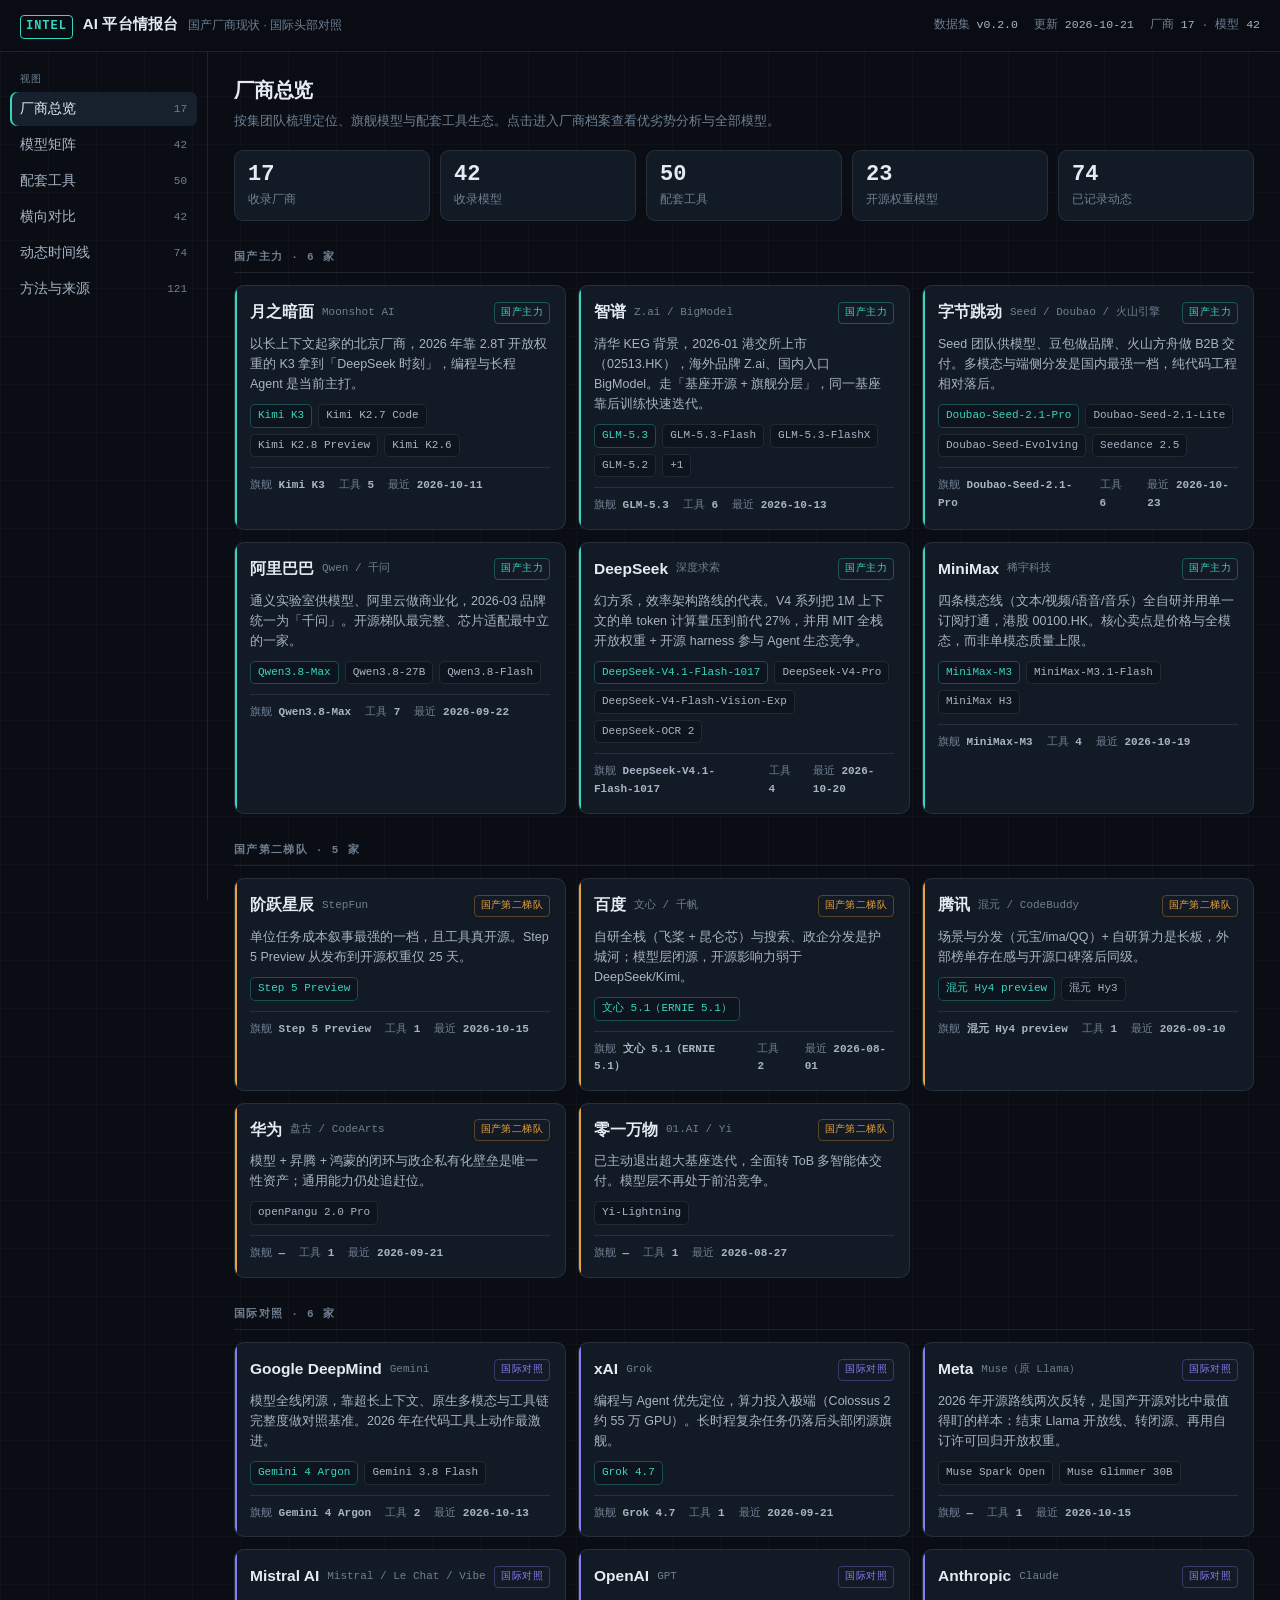
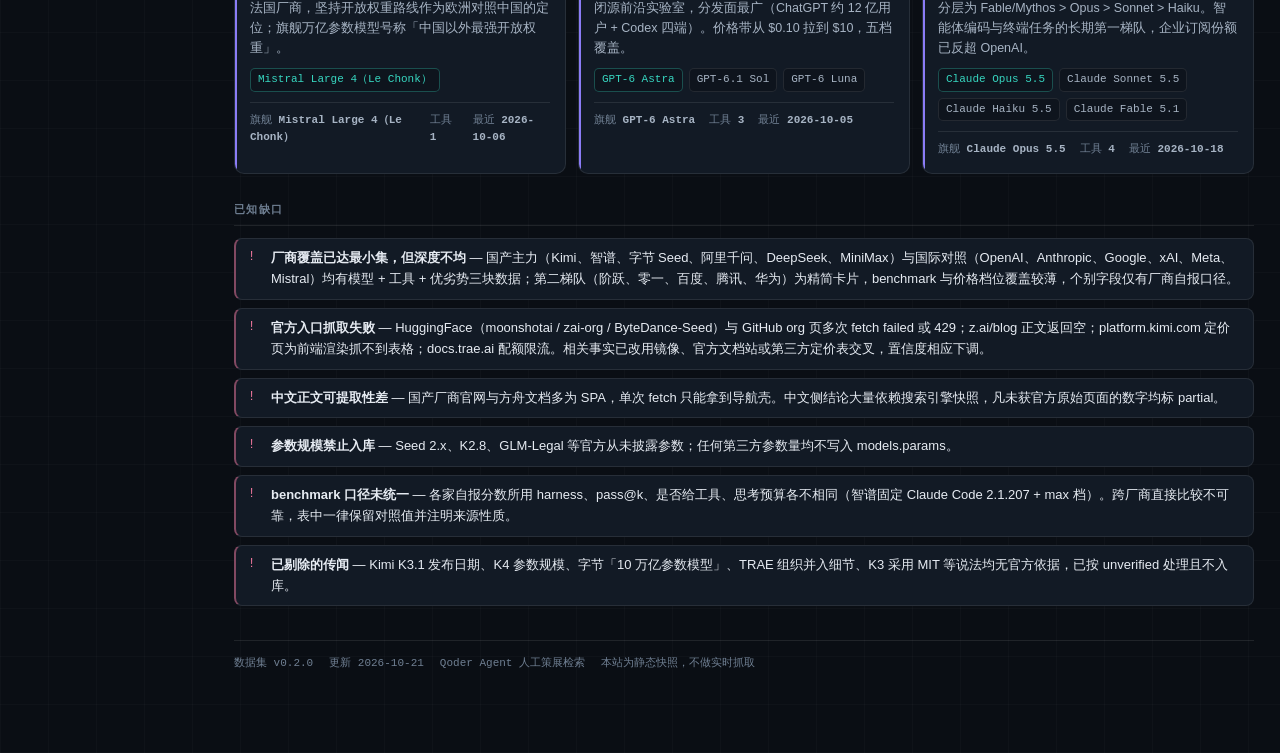
<file: AI情报站/local-site/index.html>
<!DOCTYPE html>
<html lang="zh-CN">
<head>
<meta charset="UTF-8">
<meta name="viewport" content="width=device-width, initial-scale=1">
<title>AI 平台情报台 · 国产模型厂商现状与国际头部对照</title>
<meta name="description" content="覆盖 QWen、豆包、Kimi、GLM、DeepSeek、MiniMax 等国产模型厂商，以及 OpenAI、Anthropic、Google、Meta、Mistral、xAI 国际对照组。梳理各家的旗舰与主力模型、配套代码编辑平台生态、优劣势分析与最新动态，每个字段附来源链接与置信度。">
<meta name="color-scheme" content="dark">
<link rel="stylesheet" href="styles.css">
</head>
<body>
<div class="app">
  <header class="topbar">
    <div class="brand">
      <span class="brand-mark">INTEL</span>
      <span class="brand-name">AI 平台情报台</span>
      <span class="brand-sub">国产厂商现状 · 国际头部对照</span>
    </div>
    <div class="topmeta" id="topmeta"></div>
  </header>
  <div class="body">
    <nav class="rail" id="rail" aria-label="视图导航"></nav>
    <main class="main" id="main"></main>
  </div>
</div>
<div id="overlay-host"></div>
<script src="data/dataset.js"></script>
<script src="app.js"></script>
</body>
</html>
</file>
<file: AI情报站/local-site/styles.css>
:root {
  --bg: #0a0e14;
  --bg-elev: #0e141d;
  --surface: #121a25;
  --surface-2: #17212e;
  --line: rgba(255, 255, 255, 0.09);
  --line-strong: rgba(255, 255, 255, 0.16);
  --text: #e6ebf2;
  --text-2: #a7b4c4;
  --text-3: #6f7f92;
  --cn: #37d6c0;
  --intl: #8b7cf6;
  --tier2: #e8a33d;
  --ok: #4ade80;
  --warn: #f0a93b;
  --bad: #f2789f;
  --mono: ui-monospace, "Cascadia Code", "SF Mono", Menlo, Consolas, monospace;
  --sans: -apple-system, BlinkMacSystemFont, "Segoe UI", "PingFang SC",
    "Microsoft YaHei", "Hiragino Sans GB", sans-serif;
  --rail: 208px;
  --bar: 52px;
}

* { box-sizing: border-box; }

html, body {
  margin: 0;
  padding: 0;
  background: var(--bg);
  color: var(--text);
  font-family: var(--sans);
  font-size: 14px;
  line-height: 1.6;
  -webkit-font-smoothing: antialiased;
}

body {
  /* 细网格底纹，强化仪表盘的测量感 */
  background-image:
    linear-gradient(rgba(255,255,255,0.018) 1px, transparent 1px),
    linear-gradient(90deg, rgba(255,255,255,0.018) 1px, transparent 1px);
  background-size: 48px 48px;
}

a { color: inherit; }

button { font-family: inherit; }

.num, .mono { font-family: var(--mono); font-variant-numeric: tabular-nums; }

/* ---------- shell ---------- */

.app { min-height: 100vh; display: flex; flex-direction: column; }

.topbar {
  position: sticky; top: 0; z-index: 40;
  height: var(--bar);
  display: flex; align-items: center; gap: 18px;
  padding: 0 20px;
  background: rgba(10, 14, 20, 0.88);
  backdrop-filter: blur(12px);
  border-bottom: 1px solid var(--line);
}

.brand { display: flex; align-items: baseline; gap: 10px; flex-shrink: 0; }
.brand-mark {
  font-family: var(--mono); font-size: 12px; font-weight: 700;
  color: var(--cn); border: 1px solid var(--cn); border-radius: 4px;
  padding: 1px 5px; letter-spacing: .08em;
}
.brand-name { font-weight: 650; letter-spacing: .01em; font-size: 15px; }
.brand-sub { color: var(--text-3); font-size: 12px; white-space: nowrap; }

.topmeta {
  margin-left: auto; display: flex; align-items: center; gap: 16px;
  font-family: var(--mono); font-size: 11.5px; color: var(--text-3);
}
.topmeta b { color: var(--text-2); font-weight: 500; }

.body { display: flex; flex: 1; min-height: 0; }

.rail {
  width: var(--rail); flex-shrink: 0;
  border-right: 1px solid var(--line);
  padding: 14px 10px;
  position: sticky; top: var(--bar);
  height: calc(100vh - var(--bar));
  overflow-y: auto;
}
.rail-label {
  font-family: var(--mono); font-size: 10px; letter-spacing: .12em;
  text-transform: uppercase; color: var(--text-3);
  padding: 6px 10px 4px;
}
.nav-btn {
  display: flex; align-items: center; gap: 9px; width: 100%;
  padding: 8px 10px; margin-bottom: 2px;
  background: none; border: 0; border-radius: 7px;
  color: var(--text-2); font-size: 13.5px; text-align: left; cursor: pointer;
  transition: background .13s, color .13s;
}
.nav-btn:hover { background: var(--surface); color: var(--text); }
.nav-btn[aria-current="true"] {
  background: var(--surface-2); color: var(--text);
  box-shadow: inset 2px 0 0 var(--cn);
}
.nav-count {
  margin-left: auto; font-family: var(--mono); font-size: 11px; color: var(--text-3);
}

.main { flex: 1; min-width: 0; padding: 22px 26px 80px; }

/* ---------- draft banner ---------- */

.banner {
  display: flex; align-items: center; gap: 10px;
  background: rgba(240, 169, 59, .1);
  border: 1px solid rgba(240, 169, 59, .38);
  color: #f5cf8a; border-radius: 8px;
  padding: 9px 14px; margin-bottom: 18px; font-size: 13px;
}
.banner .dot { width: 7px; height: 7px; border-radius: 50%; background: var(--warn); flex-shrink: 0; }

/* ---------- headings ---------- */

.view-head { margin: 0 0 18px; }
.view-head h1 {
  margin: 0; font-size: 20px; font-weight: 650; letter-spacing: -.01em;
}
.view-head p { margin: 5px 0 0; color: var(--text-3); font-size: 13px; max-width: 78ch; }

h3.sec {
  font-family: var(--mono); font-size: 11px; letter-spacing: .12em;
  text-transform: uppercase; color: var(--text-3);
  margin: 28px 0 12px; padding-bottom: 6px; border-bottom: 1px solid var(--line);
}

/* ---------- stats strip ---------- */

.stats { display: grid; grid-template-columns: repeat(auto-fit, minmax(132px, 1fr)); gap: 10px; margin-bottom: 22px; }
.stat {
  background: var(--surface); border: 1px solid var(--line);
  border-radius: 9px; padding: 11px 13px;
}
.stat-k { font-family: var(--mono); font-size: 22px; font-weight: 600; line-height: 1.2; }
.stat-l { font-size: 11.5px; color: var(--text-3); margin-top: 2px; }

/* ---------- controls ---------- */

.controls {
  display: flex; flex-wrap: wrap; gap: 8px; align-items: center;
  margin-bottom: 14px;
}
.chip {
  background: var(--surface); border: 1px solid var(--line);
  color: var(--text-2); border-radius: 999px;
  padding: 4px 11px; font-size: 12.5px; cursor: pointer;
  transition: all .13s;
}
.chip:hover { border-color: var(--line-strong); color: var(--text); }
.chip[aria-pressed="true"] { background: var(--surface-2); border-color: var(--cn); color: var(--cn); }

.search {
  background: var(--surface); border: 1px solid var(--line);
  color: var(--text); border-radius: 7px; padding: 6px 11px;
  font-size: 13px; min-width: 190px; font-family: inherit;
}
.search:focus { outline: none; border-color: var(--cn); }
.search::placeholder { color: var(--text-3); }

/* ---------- vendor cards ---------- */

.grid { display: grid; grid-template-columns: repeat(auto-fill, minmax(302px, 1fr)); gap: 12px; }

.vcard {
  background: var(--surface); border: 1px solid var(--line);
  border-radius: 10px; padding: 14px 15px; cursor: pointer;
  transition: border-color .15s, transform .15s, background .15s;
  position: relative; overflow: hidden;
}
.vcard::before {
  content: ""; position: absolute; left: 0; top: 0; bottom: 0; width: 2px;
  background: var(--vc, var(--cn));
}
.vcard:hover { border-color: var(--line-strong); background: var(--surface-2); transform: translateY(-1px); }
.vcard-top { display: flex; align-items: center; gap: 8px; }
.vcard-name { font-size: 15.5px; font-weight: 620; }
.vcard-en { font-family: var(--mono); font-size: 11px; color: var(--text-3); }
.vcard-flag {
  margin-left: auto; font-family: var(--mono); font-size: 10px;
  padding: 2px 6px; border-radius: 4px; letter-spacing: .04em;
}
.flag-cn { color: var(--cn); border: 1px solid rgba(55,214,192,.32); }
.flag-intl { color: var(--intl); border: 1px solid rgba(139,124,246,.32); }
.flag-tier2 { color: var(--tier2); border: 1px solid rgba(232,163,61,.32); }

.vcard-sum { color: var(--text-2); font-size: 12.5px; margin: 9px 0 10px; min-height: 34px; }
.vcard-rel { display: flex; flex-wrap: wrap; gap: 6px; margin-bottom: 10px; }
.mchip {
  font-family: var(--mono); font-size: 11px;
  background: var(--bg-elev); border: 1px solid var(--line);
  border-radius: 5px; padding: 2px 7px; color: var(--text-2);
}
.mchip.hot { color: var(--cn); border-color: rgba(55,214,192,.3); }

.vcard-foot {
  display: flex; gap: 14px; padding-top: 9px; border-top: 1px solid var(--line);
  font-family: var(--mono); font-size: 11px; color: var(--text-3);
}
.vcard-foot b { color: var(--text-2); font-weight: 600; }

/* ---------- tables ---------- */

.tablewrap {
  border: 1px solid var(--line); border-radius: 10px; overflow: auto;
  background: var(--surface);
}
table { border-collapse: collapse; width: 100%; font-size: 12.8px; }
thead th {
  position: sticky; top: 0; z-index: 2;
  background: var(--surface-2);
  text-align: left; font-weight: 600; font-size: 11px;
  letter-spacing: .06em; text-transform: uppercase; color: var(--text-3);
  padding: 9px 12px; border-bottom: 1px solid var(--line); white-space: nowrap;
}
thead th[data-sort] { cursor: pointer; }
thead th[data-sort]:hover { color: var(--text); }
thead th .arrow { color: var(--cn); margin-left: 3px; }
tbody td { padding: 9px 12px; border-bottom: 1px solid rgba(255,255,255,.045); vertical-align: top; }
tbody tr:last-child td { border-bottom: 0; }
tbody tr.mrow:hover { background: var(--surface-2); cursor: pointer; }
td.n { font-family: var(--mono); font-variant-numeric: tabular-nums; white-space: nowrap; }
.vtag {
  font-family: var(--mono); font-size: 10.5px; padding: 1px 6px; border-radius: 4px;
  border: 1px solid var(--line-strong); color: var(--text-2); white-space: nowrap;
}

/* ---------- pills ---------- */

.pill {
  display: inline-flex; align-items: center; gap: 4px;
  font-family: var(--mono); font-size: 10.5px; letter-spacing: .03em;
  padding: 1.5px 7px; border-radius: 4px; border: 1px solid; white-space: nowrap;
}
.pill.verified { color: var(--ok); border-color: rgba(74,222,128,.34); background: rgba(74,222,128,.07); }
.pill.partial { color: var(--warn); border-color: rgba(240,169,59,.34); background: rgba(240,169,59,.07); }
.pill.unverified { color: var(--bad); border-color: rgba(242,120,159,.34); background: rgba(242,120,159,.07); }
.pill.os { color: var(--cn); border-color: rgba(55,214,192,.34); background: rgba(55,214,192,.07); }
.pill.closed { color: var(--text-3); border-color: var(--line-strong); }
.pill.status-ga { color: var(--ok); border-color: rgba(74,222,128,.3); }
.pill.status-beta { color: var(--warn); border-color: rgba(240,169,59,.3); }
.pill.status-dead { color: var(--bad); border-color: rgba(242,120,159,.3); }
.pill.status-unknown { color: var(--text-3); border-color: var(--line-strong); }

/* ---------- detail drawer ---------- */

.overlay {
  position: fixed; inset: 0; background: rgba(4,7,11,.68);
  z-index: 60; display: flex; justify-content: flex-end;
  animation: fade .16s ease-out;
}
@keyframes fade { from { opacity: 0 } to { opacity: 1 } }
@keyframes slide { from { transform: translateX(24px); opacity: .4 } to { transform: none; opacity: 1 } }

.drawer {
  width: min(660px, 92vw); height: 100%;
  background: var(--bg-elev); border-left: 1px solid var(--line-strong);
  overflow-y: auto; animation: slide .2s ease-out;
}
.drawer-head {
  position: sticky; top: 0; z-index: 2;
  display: flex; align-items: center; gap: 10px;
  padding: 16px 22px; background: var(--bg-elev);
  border-bottom: 1px solid var(--line);
}
.drawer-head h2 { margin: 0; font-size: 17px; font-weight: 640; }
.x {
  margin-left: auto; background: var(--surface); border: 1px solid var(--line);
  color: var(--text-2); border-radius: 6px; width: 28px; height: 28px;
  cursor: pointer; font-size: 15px; line-height: 1;
}
.x:hover { border-color: var(--bad); color: var(--bad); }
.drawer-body { padding: 18px 22px 60px; }

.kv { display: grid; grid-template-columns: 128px 1fr; gap: 7px 14px; margin-bottom: 18px; font-size: 13px; }
.kv dt { color: var(--text-3); font-size: 12px; }
.kv dd { margin: 0; }

.prose { font-size: 13.2px; color: var(--text-2); }
.prose p { margin: 0 0 9px; }

.sw { display: grid; gap: 8px; margin-bottom: 18px; }
.sw-item {
  background: var(--surface); border: 1px solid var(--line); border-radius: 8px;
  padding: 9px 12px; font-size: 13px; display: flex; gap: 9px; align-items: flex-start;
}
.sw-item .mk { font-family: var(--mono); font-size: 12px; flex-shrink: 0; width: 14px; }
.sw-item.up { border-left: 2px solid rgba(74,222,128,.5); }
.sw-item.up .mk { color: var(--ok); }
.sw-item.down { border-left: 2px solid rgba(242,120,159,.5); }
.sw-item.down .mk { color: var(--bad); }

.srcs { display: flex; flex-wrap: wrap; gap: 6px; margin-top: 6px; }
.src {
  font-family: var(--mono); font-size: 11px; color: var(--text-2);
  text-decoration: none; border: 1px solid var(--line); border-radius: 5px;
  padding: 2px 8px; background: var(--surface); transition: all .13s;
}
.src:hover { color: var(--cn); border-color: var(--cn); }
.src::after { content: " ↗"; font-size: 9px; color: var(--text-3); }

/* ---------- tools ---------- */

.tgroup { margin-bottom: 22px; }
.tgroup-h { display: flex; align-items: center; gap: 9px; margin-bottom: 9px; }
.tgroup-h h4 { margin: 0; font-size: 14px; font-weight: 620; }
.tgroup-h .rule { flex: 1; height: 1px; background: var(--line); }

.tlist { display: grid; grid-template-columns: repeat(auto-fill, minmax(268px, 1fr)); gap: 10px; }
.titem {
  background: var(--surface); border: 1px solid var(--line); border-radius: 9px; padding: 12px 13px;
}
.titem-h { display: flex; align-items: center; gap: 8px; margin-bottom: 6px; }
.titem-h .nm { font-weight: 600; font-size: 13.5px; }
.titem-h .pill { margin-left: auto; }
.titem-f { font-size: 12px; color: var(--text-3); margin-bottom: 6px; font-family: var(--mono); }
.titem-d { font-size: 12.5px; color: var(--text-2); }

/* ---------- timeline ---------- */

.tl { position: relative; padding-left: 20px; }
.tl::before { content: ""; position: absolute; left: 4px; top: 6px; bottom: 6px; width: 1px; background: var(--line); }
.tl-item { position: relative; padding: 0 0 18px; }
.tl-item::before {
  content: ""; position: absolute; left: -20px; top: 6px; width: 9px; height: 9px;
  border-radius: 50%; background: var(--bg); border: 2px solid var(--tlc, var(--cn));
}
.tl-date { font-family: var(--mono); font-size: 11.5px; color: var(--text-3); }
.tl-title { font-size: 14px; font-weight: 600; margin: 2px 0 3px; }
.tl-sig { font-size: 12.8px; color: var(--text-2); margin-bottom: 5px; }

/* ---------- compare ---------- */

.cmp-pick { display: flex; flex-wrap: wrap; gap: 8px; margin-bottom: 18px; }
.cmp-chip {
  background: var(--surface); border: 1px solid var(--line); color: var(--text-2);
  border-radius: 7px; padding: 5px 10px; font-size: 12.5px; cursor: pointer;
  font-family: var(--mono); transition: all .13s;
}
.cmp-chip[aria-pressed="true"] { border-color: var(--cn); color: var(--cn); background: rgba(55,214,192,.08); }
.cmp-grid { display: grid; grid-template-columns: repeat(auto-fit, minmax(228px, 1fr)); gap: 12px; }
.cmp-col { background: var(--surface); border: 1px solid var(--line); border-radius: 10px; padding: 14px; }
.cmp-col h4 { margin: 0 0 3px; font-size: 14.5px; }
.cmp-attr { display: grid; grid-template-columns: 84px 1fr; gap: 5px 10px; font-size: 12.5px; margin-top: 10px; }
.cmp-attr .k { color: var(--text-3); font-size: 11.5px; }

/* ---------- methodology ---------- */

.doc { max-width: 84ch; }
.doc p, .doc li { color: var(--text-2); font-size: 13.4px; }
.doc ul { padding-left: 20px; }
.legend { display: flex; flex-wrap: wrap; gap: 10px; margin: 12px 0 20px; }
.callout {
  background: var(--surface); border: 1px solid var(--line); border-left: 2px solid var(--cn);
  border-radius: 8px; padding: 12px 15px; margin: 12px 0; font-size: 13.2px; color: var(--text-2);
}
.callout.warn { border-left-color: var(--warn); }

.empty {
  border: 1px dashed var(--line-strong); border-radius: 10px;
  padding: 40px 20px; text-align: center; color: var(--text-3);
}

.foot {
  margin-top: 34px; padding-top: 14px; border-top: 1px solid var(--line);
  font-family: var(--mono); font-size: 11px; color: var(--text-3);
  display: flex; flex-wrap: wrap; gap: 16px;
}

/* ---------- responsive ---------- */

@media (max-width: 880px) {
  .rail {
    width: 100%; height: auto; position: static;
    display: flex; gap: 6px; overflow-x: auto; padding: 10px 14px;
    border-right: 0; border-bottom: 1px solid var(--line);
  }
  .rail-label { display: none; }
  .nav-btn { width: auto; white-space: nowrap; margin-bottom: 0; }
  .nav-count { display: none; }
  .body { flex-direction: column; }
  .main { padding: 16px 14px 60px; }
  .brand-sub, .topmeta .hide-sm { display: none; }
  .kv { grid-template-columns: 100px 1fr; }
}
</file>
